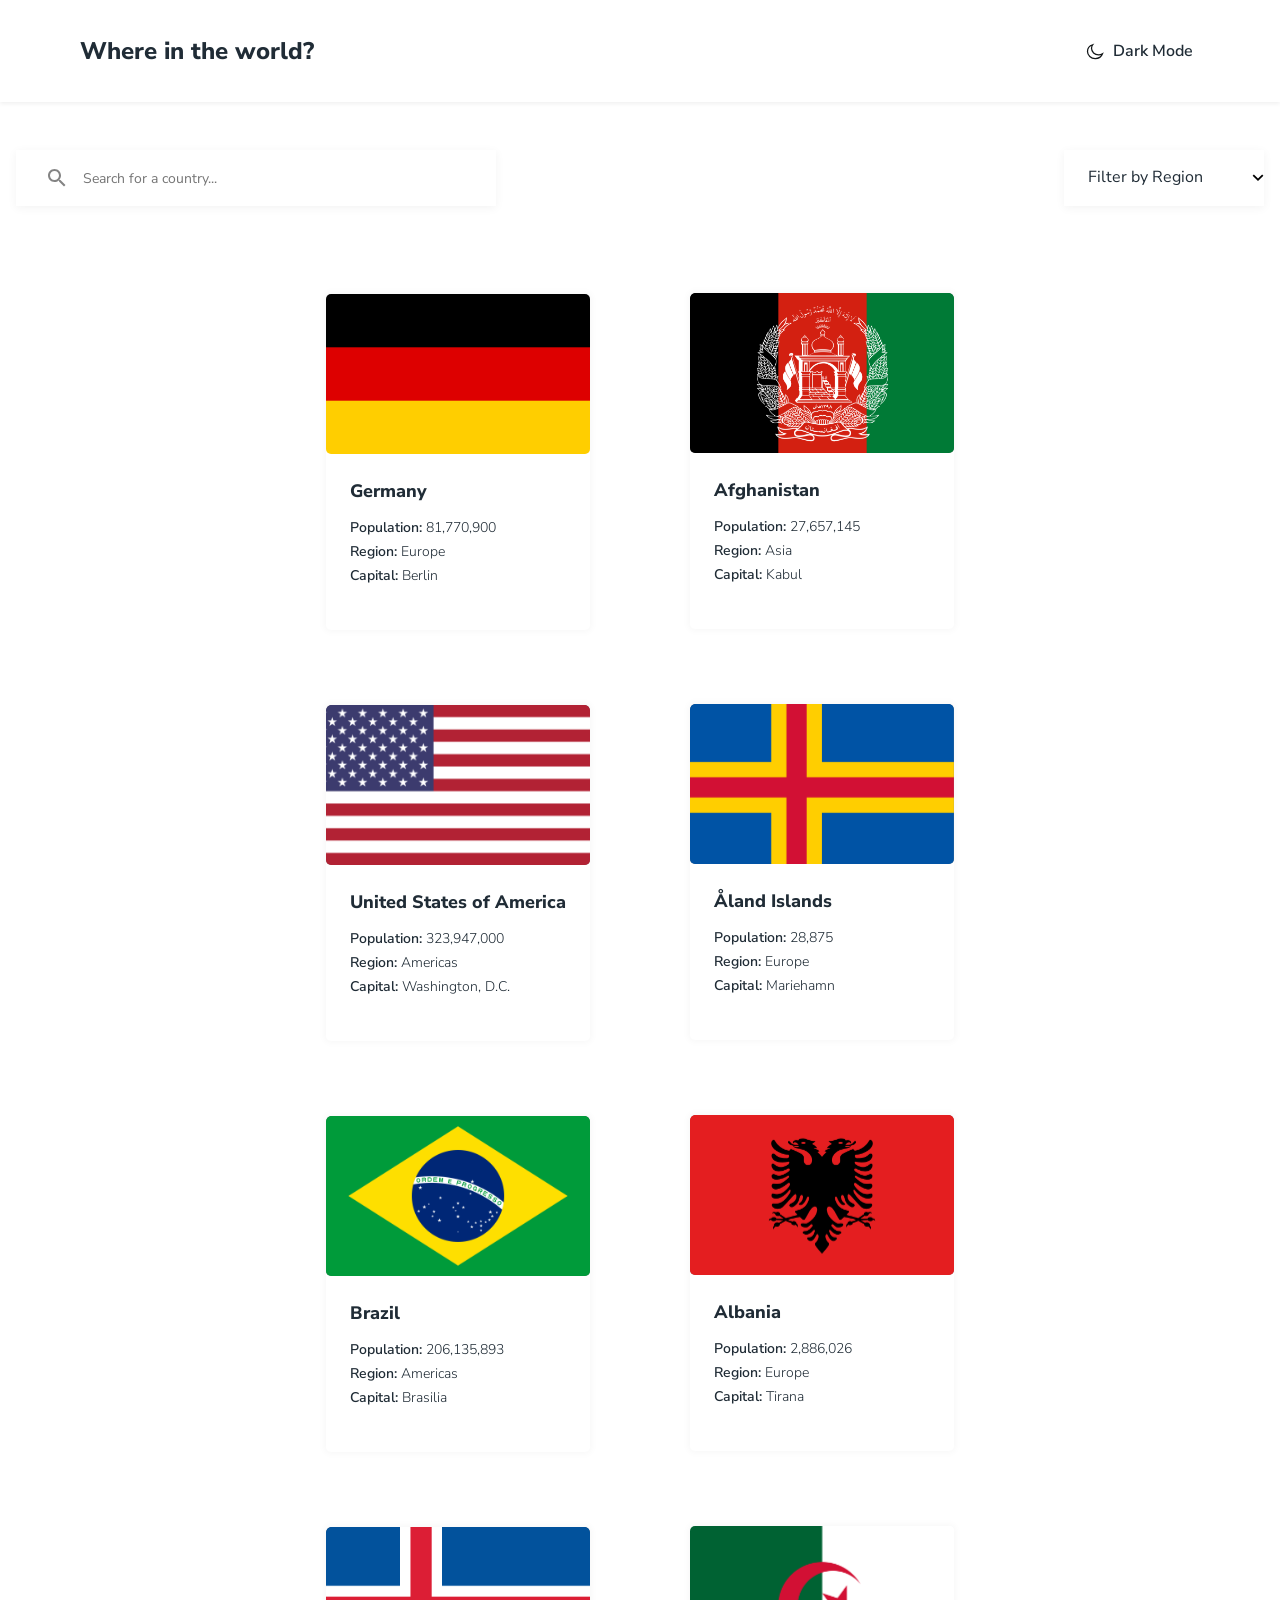
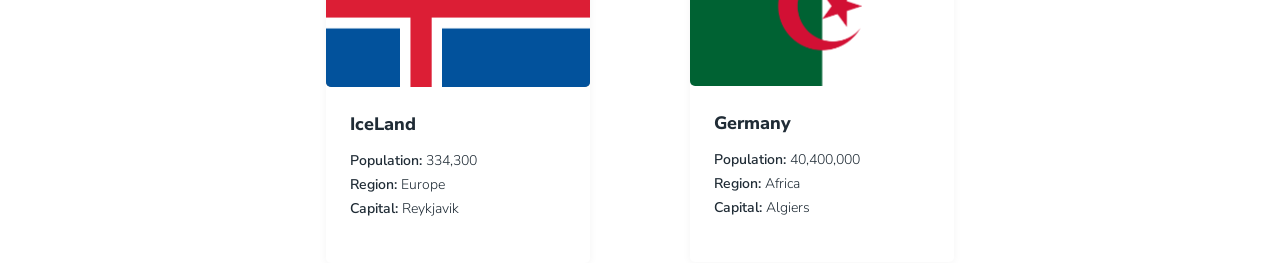
<file: index.html>
<!DOCTYPE html>
<html lang="en">
  <head>
    <meta charset="UTF-8" />
    <meta name="viewport" content="width=device-width, initial-scale=1.0" />
    <title>Where in the world?</title>

    <!-- Icon -->
    <link rel="icon" type="image/png" href="/favicon-96x96.png" sizes="96x96" />
    <link rel=" icon" type="image/svg+xml" href="/favicon.svg" />
    <link rel="shortcut icon" href="/favicon.ico" />
    <link rel="apple-touch-icon" sizes="180x180" href="/apple-touch-icon.png" />
    <meta name="apple-mobile-web-app-title" content="Where " />
    <link rel="manifest" href="/site.webmanifest" />
    <!-- Css -->
    <link rel="stylesheet" href="./css/style.css" />

    <!-- FONTS "NUNITO SANS" -->
    <link rel="preconnect" href="https://fonts.googleapis.com" />
    <link rel="preconnect" href="https://fonts.gstatic.com" crossorigin />
    <link
      href="https://fonts.googleapis.com/css2?family=Nunito+Sans:ital,opsz,wght@0,6..12,200..1000;1,6..12,200..1000&display=swap"
      rel="stylesheet"
    />
  </head>
  <body>
    <header class="header">
      <div class="container header-container">
        <h1 class="header-title">Where in the world?</h1>

        <button class="dark-mode-toggle" id="toggleDark">
          <img class="dark-img" src="./images/dark-mode-img.svg" alt="" />
          <span class="dark-mode-text">Dark Mode</span>
        </button>
      </div>
    </header>

    <main class="main">
      <section class="hero">
        <div class="container hero-container">
          <div class="top-section">
            <input
              class="search"
              type="search"
              placeholder="Search for a country..."
            />

            <details class="details">
              <summary class="summary">
                <span class="details-text">Filter by Region</span>
                <img
                  class="details-img"
                  src="./images/shape.svg"
                  alt="Arrow down"
                />
              </summary>
              <div class="details-content">
                <ul class="details-list">
                  <li class="details-item">Africa</li>
                  <li class="details-item">America</li>
                  <li class="details-item">Asia</li>
                  <li class="details-item">Europe</li>
                  <li class="details-item">Oceania</li>
                </ul>
              </div>
            </details>
          </div>
          <div class="cards-top-bottom">
            <div class="cards-top">
              <div class="card">
                <img
                  class="card-img"
                  src="./images/germany-flag.svg"
                  alt="Germany"
                />
                <div class="card-content">
                  <h2 class="title-region">Germany</h2>
                  <p class="content-p">
                    <span class="population">Population:</span> 81,770,900
                  </p>
                  <p class="content-p">
                    <span class="population">Region:</span> Europe
                  </p>
                  <p class="content-p">
                    <span class="population">Capital:</span> Berlin
                  </p>
                </div>
              </div>

              <div class="card">
                <img
                  class="card-img"
                  src="./images/america.svg"
                  alt="Germany"
                />
                <div class="card-content">
                  <h2 class="title-region">United States of America</h2>
                  <p class="content-p">
                    <span class="population">Population:</span> 323,947,000
                  </p>
                  <p class="content-p">
                    <span class="population">Region:</span> Americas
                  </p>
                  <p class="content-p">
                    <span class="population">Capital:</span> Washington, D.C.
                  </p>
                </div>
              </div>

              <div class="card">
                <img
                  class="card-img"
                  src="./images/brazile.svg"
                  alt="Germany"
                />
                <div class="card-content">
                  <h2 class="title-region">Brazil</h2>
                  <p class="content-p">
                    <span class="population">Population:</span>206,135,893
                  </p>
                  <p class="content-p">
                    <span class="population">Region:</span>Americas
                  </p>
                  <p class="content-p">
                    <span class="population">Capital:</span>Brasilia
                  </p>
                </div>
              </div>

              <div class="card">
                <img
                  class="card-img"
                  src="./images/Iceland.svg"
                  alt="Germany"
                />
                <div class="card-content">
                  <h2 class="title-region">IceLand</h2>
                  <p class="content-p">
                    <span class="population">Population:</span> 334,300
                  </p>
                  <p class="content-p">
                    <span class="population">Region:</span> Europe
                  </p>
                  <p class="content-p">
                    <span class="population">Capital:</span> Reykjavik
                  </p>
                </div>
              </div>
            </div>
            <div class="cards-bottom">
              <div class="card">
                <img
                  class="card-img"
                  src="./images/afghanistan.svg"
                  alt="Germany"
                />
                <div class="card-content">
                  <h2 class="title-region">Afghanistan</h2>
                  <p class="content-p">
                    <span class="population">Population:</span> 27,657,145
                  </p>
                  <p class="content-p">
                    <span class="population">Region:</span> Asia
                  </p>
                  <p class="content-p">
                    <span class="population">Capital:</span> Kabul
                  </p>
                </div>
              </div>

              <div class="card">
                <img
                  class="card-img"
                  src="./images/aland-islands.svg"
                  alt="Germany"
                />
                <div class="card-content">
                  <h2 class="title-region">Åland Islands</h2>
                  <p class="content-p">
                    <span class="population">Population:</span> 28,875
                  </p>
                  <p class="content-p">
                    <span class="population">Region:</span> Europe
                  </p>
                  <p class="content-p">
                    <span class="population">Capital:</span> Mariehamn
                  </p>
                </div>
              </div>

              <div class="card">
                <img
                  class="card-img"
                  src="./images/albania.svg"
                  alt="Germany"
                />
                <div class="card-content">
                  <h2 class="title-region">Albania</h2>
                  <p class="content-p">
                    <span class="population">Population:</span> 2,886,026
                  </p>
                  <p class="content-p">
                    <span class="population">Region:</span> Europe
                  </p>
                  <p class="content-p">
                    <span class="population">Capital:</span> Tirana
                  </p>
                </div>
              </div>

              <div class="card">
                <img
                  class="card-img"
                  src="./images/algeria.svg"
                  alt="Germany"
                />
                <div class="card-content">
                  <h2 class="title-region">Germany</h2>
                  <p class="content-p">
                    <span class="population">Population:</span> 40,400,000
                  </p>
                  <p class="content-p">
                    <span class="population">Region:</span> Africa
                  </p>
                  <p class="content-p">
                    <span class="population">Capital:</span> Algiers
                  </p>
                </div>
              </div>
            </div>
          </div>
        </div>
      </section>
    </main>
  </body>
</html>
</file>
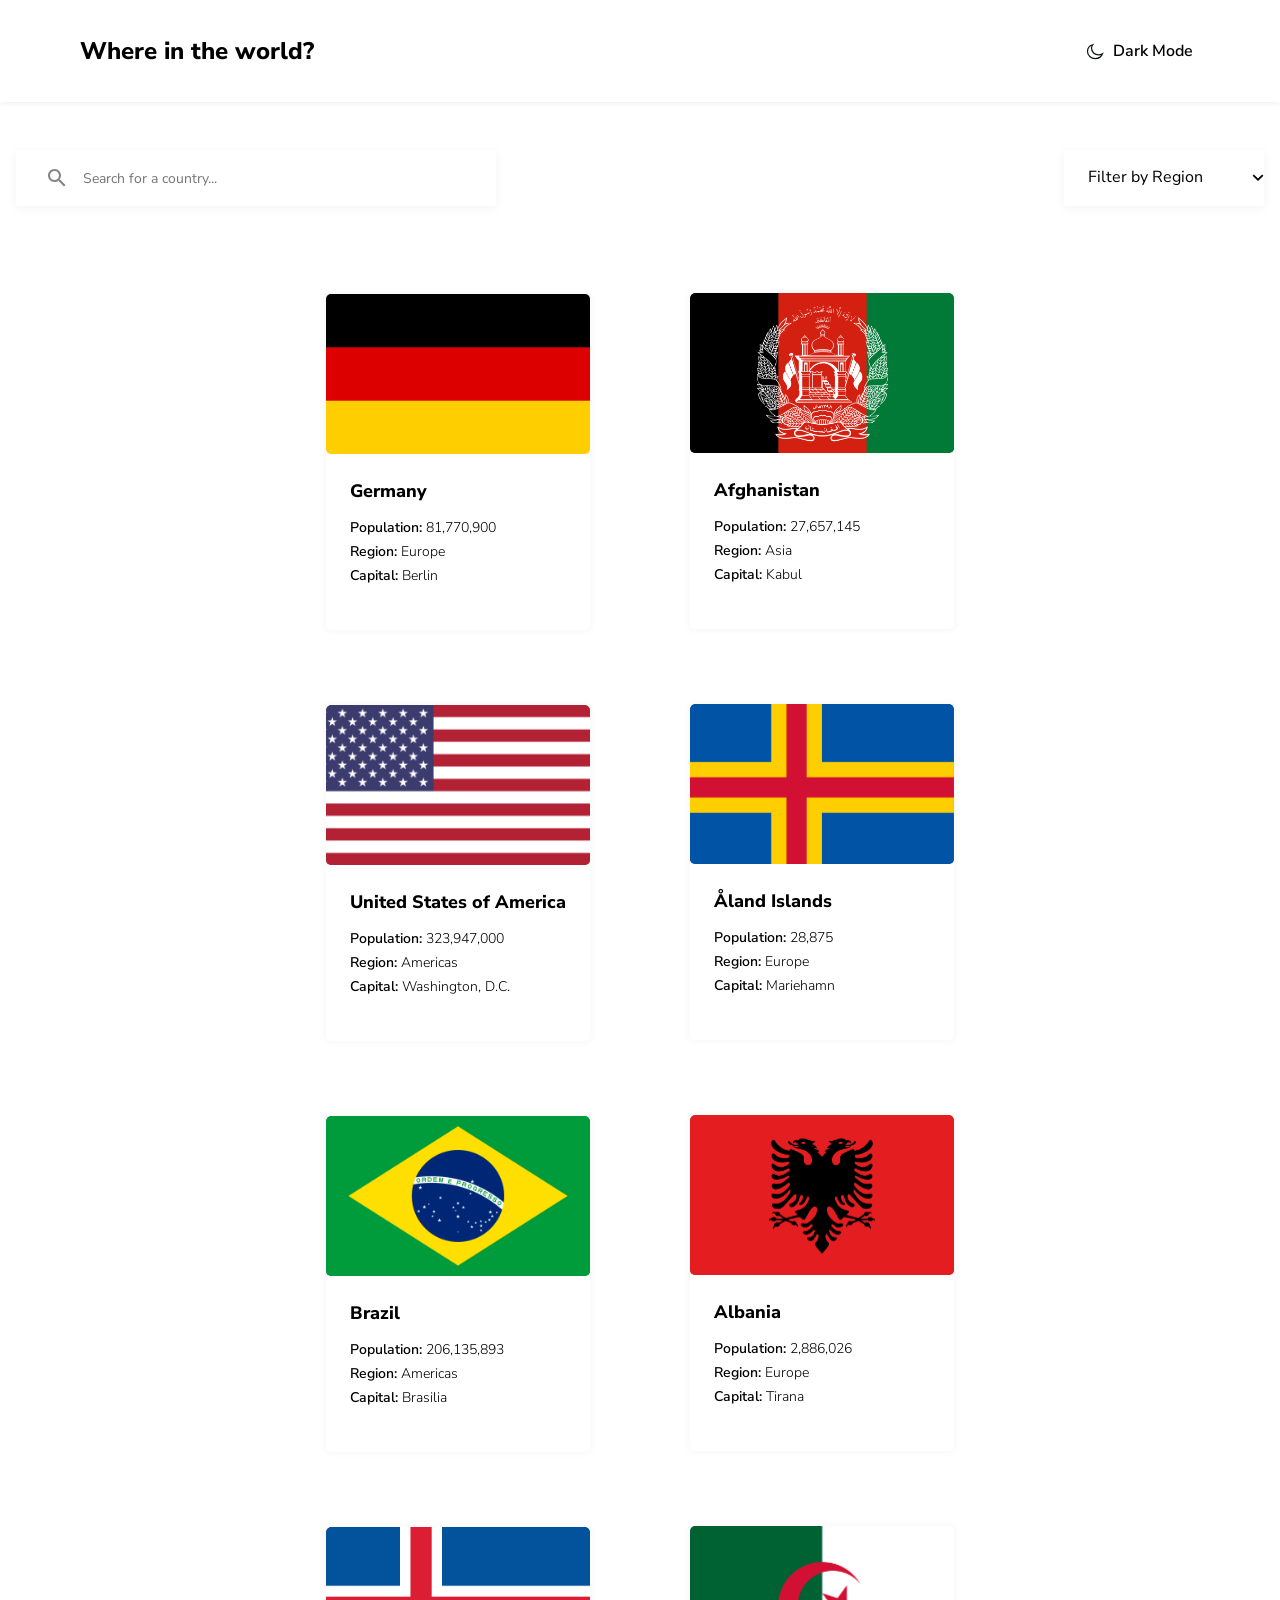
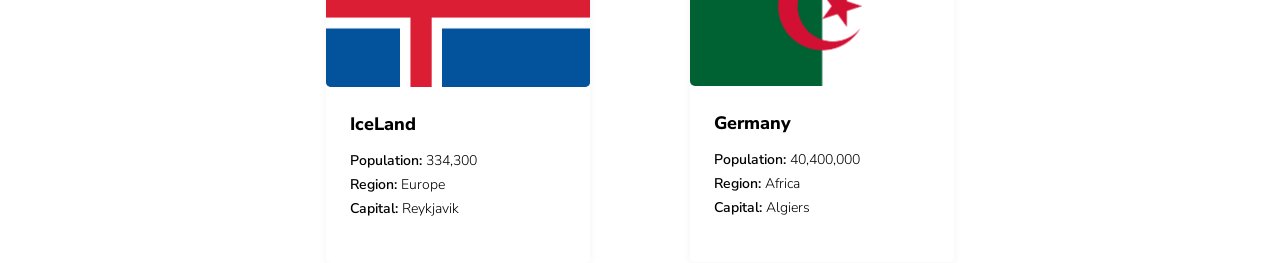
<file: (2)9-dars/index.html>
<!DOCTYPE html>
<html lang="en">
  <head>
    <meta charset="UTF-8" />
    <meta name="viewport" content="width=device-width, initial-scale=1.0" />
    <title>Where in the world?</title>

    <!-- Icon -->
    <link rel="icon" type="image/png" href="/favicon-96x96.png" sizes="96x96" />
    <link rel=" icon" type="image/svg+xml" href="/favicon.svg" />
    <link rel="shortcut icon" href="/favicon.ico" />
    <link rel="apple-touch-icon" sizes="180x180" href="/apple-touch-icon.png" />
    <meta name="apple-mobile-web-app-title" content="Where " />
    <link rel="manifest" href="/site.webmanifest" />
    <!-- Css -->
    <link rel="stylesheet" href="./css/style.css" />

    <!-- FONTS "NUNITO SANS" -->
    <link rel="preconnect" href="https://fonts.googleapis.com" />
    <link rel="preconnect" href="https://fonts.gstatic.com" crossorigin />
    <link
      href="https://fonts.googleapis.com/css2?family=Nunito+Sans:ital,opsz,wght@0,6..12,200..1000;1,6..12,200..1000&display=swap"
      rel="stylesheet"
    />
  </head>
  <body>
    <header class="header">
      <div class="container header-container">
        <h1 class="header-title">Where in the world?</h1>

        <button class="dark-mode-toggle" id="toggleDark">
          <img class="dark-img" src="./images/dark-mode-img.svg" alt="" />
          <span class="dark-mode-text">Dark Mode</span>
        </button>
      </div>
    </header>

    <main class="main">
      <section class="hero">
        <div class="container hero-container">
          <div class="top-section">
            <input
              class="search"
              type="search"
              placeholder="Search for a country..."
            />

            <details class="details">
              <summary class="summary">
                <span class="details-text">Filter by Region</span>
                <img
                  class="details-img"
                  src="./images/shape.svg"
                  alt="Arrow down"
                />
              </summary>
              <div class="details-content">
                <ul class="details-list">
                  <li class="details-item">Africa</li>
                  <li class="details-item">America</li>
                  <li class="details-item">Asia</li>
                  <li class="details-item">Europe</li>
                  <li class="details-item">Oceania</li>
                </ul>
              </div>
            </details>
          </div>
          <div class="cards-top-bottom">
            <div class="cards-top">
              <div class="card">
                <img
                  class="card-img"
                  src="./images/germany-flag.svg"
                  alt="Germany"
                />
                <div class="card-content">
                  <h2 class="title-region">Germany</h2>
                  <p class="content-p">
                    <span class="population">Population:</span> 81,770,900
                  </p>
                  <p class="content-p">
                    <span class="population">Region:</span> Europe
                  </p>
                  <p class="content-p">
                    <span class="population">Capital:</span> Berlin
                  </p>
                </div>
              </div>

              <div class="card">
                <img
                  class="card-img"
                  src="./images/america.svg"
                  alt="Germany"
                />
                <div class="card-content">
                  <h2 class="title-region">United States of America</h2>
                  <p class="content-p">
                    <span class="population">Population:</span> 323,947,000
                  </p>
                  <p class="content-p">
                    <span class="population">Region:</span> Americas
                  </p>
                  <p class="content-p">
                    <span class="population">Capital:</span> Washington, D.C.
                  </p>
                </div>
              </div>

              <div class="card">
                <img
                  class="card-img"
                  src="./images/brazile.svg"
                  alt="Germany"
                />
                <div class="card-content">
                  <h2 class="title-region">Brazil</h2>
                  <p class="content-p">
                    <span class="population">Population:</span>206,135,893
                  </p>
                  <p class="content-p">
                    <span class="population">Region:</span>Americas
                  </p>
                  <p class="content-p">
                    <span class="population">Capital:</span>Brasilia
                  </p>
                </div>
              </div>

              <div class="card">
                <img
                  class="card-img"
                  src="./images/Iceland.svg"
                  alt="Germany"
                />
                <div class="card-content">
                  <h2 class="title-region">IceLand</h2>
                  <p class="content-p">
                    <span class="population">Population:</span> 334,300
                  </p>
                  <p class="content-p">
                    <span class="population">Region:</span> Europe
                  </p>
                  <p class="content-p">
                    <span class="population">Capital:</span> Reykjavik
                  </p>
                </div>
              </div>
            </div>
            <div class="cards-bottom">
              <div class="card">
                <img
                  class="card-img"
                  src="./images/afghanistan.svg"
                  alt="Germany"
                />
                <div class="card-content">
                  <h2 class="title-region">Afghanistan</h2>
                  <p class="content-p">
                    <span class="population">Population:</span> 27,657,145
                  </p>
                  <p class="content-p">
                    <span class="population">Region:</span> Asia
                  </p>
                  <p class="content-p">
                    <span class="population">Capital:</span> Kabul
                  </p>
                </div>
              </div>

              <div class="card">
                <img
                  class="card-img"
                  src="./images/aland-islands.svg"
                  alt="Germany"
                />
                <div class="card-content">
                  <h2 class="title-region">Åland Islands</h2>
                  <p class="content-p">
                    <span class="population">Population:</span> 28,875
                  </p>
                  <p class="content-p">
                    <span class="population">Region:</span> Europe
                  </p>
                  <p class="content-p">
                    <span class="population">Capital:</span> Mariehamn
                  </p>
                </div>
              </div>

              <div class="card">
                <img
                  class="card-img"
                  src="./images/albania.svg"
                  alt="Germany"
                />
                <div class="card-content">
                  <h2 class="title-region">Albania</h2>
                  <p class="content-p">
                    <span class="population">Population:</span> 2,886,026
                  </p>
                  <p class="content-p">
                    <span class="population">Region:</span> Europe
                  </p>
                  <p class="content-p">
                    <span class="population">Capital:</span> Tirana
                  </p>
                </div>
              </div>

              <div class="card">
                <img
                  class="card-img"
                  src="./images/algeria.svg"
                  alt="Germany"
                />
                <div class="card-content">
                  <h2 class="title-region">Germany</h2>
                  <p class="content-p">
                    <span class="population">Population:</span> 40,400,000
                  </p>
                  <p class="content-p">
                    <span class="population">Region:</span> Africa
                  </p>
                  <p class="content-p">
                    <span class="population">Capital:</span> Algiers
                  </p>
                </div>
              </div>
            </div>
          </div>
        </div>
      </section>
    </main>
    <script>
      const toggleBtn = document.getElementById("toggleDark");
      toggleBtn.addEventListener("click", () => {
        document.body.classList.toggle("dark-mode");
      });
    </script>
  </body>
</html>
</file>
<file: css/style.css>
:root {
  --wh: white;
  --bl: #202c36;
}

/*! normalize.css v8.0.1 | MIT License | github.com/necolas/normalize.css */
.card,
.cards-top-bottom,
.details,
.details-list {
  -webkit-box-orient: vertical;
  -webkit-box-direction: normal;
}
button,
hr,
input {
  overflow: visible;
}
progress,
sub,
sup {
  vertical-align: baseline;
}
*,
body {
  margin: 0;
  background-color: var(--wh);
  color: var(--bl);
}

.dark {
  --wh: #202c36;
  --bl: white;
}
#toggleDark,
a {
  background-color: transparent;
}
.container,
.hero {
  width: 100%;
}
.details,
.header,
sub,
sup {
  position: relative;
}
.details-item,
summary {
  list-style: none;
}
#toggleDark,
.details-item,
.search,
summary {
  cursor: pointer;
}
html {
  line-height: 1.15;
  -webkit-text-size-adjust: 100%;
}
details,
main {
  display: block;
}
h1 {
  font-size: 2em;
  margin: 0.67em 0;
}
hr {
  -webkit-box-sizing: content-box;
  box-sizing: content-box;
  height: 0;
}
[type="checkbox"],
[type="radio"],
legend {
  -webkit-box-sizing: border-box;
  padding: 0;
  box-sizing: border-box;
}
code,
kbd,
pre,
samp {
  font-family: monospace, monospace;
  font-size: 1em;
}

body {
  background-color: #fff;
}
abbr[title] {
  border-bottom: none;
  text-decoration: underline;
  -webkit-text-decoration: underline dotted;
  text-decoration: underline dotted;
}
b,
strong {
  font-weight: bolder;
}
small {
  font-size: 80%;
}
sub,
sup {
  font-size: 75%;
  line-height: 0;
}
sub {
  bottom: -0.25em;
}
sup {
  top: -0.5em;
}
img {
  border-style: none;
}
button,
input,
optgroup,
select,
textarea {
  font-family: inherit;
  font-size: 100%;
  line-height: 1.15;
  margin: 0;
}
button,
select {
  text-transform: none;
}
[type="button"],
[type="reset"],
[type="submit"],
button {
  -webkit-appearance: button;
}
[type="button"]::-moz-focus-inner,
[type="reset"]::-moz-focus-inner,
[type="submit"]::-moz-focus-inner,
button::-moz-focus-inner {
  border-style: none;
  padding: 0;
}
[type="button"]:-moz-focusring,
[type="reset"]:-moz-focusring,
[type="submit"]:-moz-focusring,
button:-moz-focusring {
  outline: ButtonText dotted 1px;
}
fieldset {
  padding: 0.35em 0.75em 0.625em;
}
legend {
  color: inherit;
  display: table;
  max-width: 100%;
  white-space: normal;
}
textarea {
  overflow: auto;
}

*,
.container {
  -webkit-box-sizing: border-box;
  box-sizing: border-box;
}
[type="number"]::-webkit-inner-spin-button,
[type="number"]::-webkit-outer-spin-button {
  height: auto;
}
[type="search"] {
  -webkit-appearance: textfield;
  outline-offset: -2px;
}
[type="search"]::-webkit-search-decoration {
  -webkit-appearance: none;
}
::-webkit-file-upload-button {
  -webkit-appearance: button;
  font: inherit;
}
[hidden],
template {
  display: none;
}
* {
  padding: 0;
}
body {
  font-family: "Nunito Sans", sans-serif;
}
.header {
  padding: 23px 80px;
  -webkit-box-shadow: 0 2px 4px 0 rgba(0, 0, 0, 0.06);
  box-shadow: 0 2px 4px 0 rgba(0, 0, 0, 0.06);
  z-index: 10;
}
.container {
  max-width: 1280px;
  margin-left: auto;
  margin-right: auto;
}
.header-container {
  display: -webkit-box;
  display: -ms-flexbox;
  display: flex;
  -webkit-box-align: center;
  -ms-flex-align: center;
  align-items: center;
  -webkit-box-pack: justify;
  -ms-flex-pack: justify;
  justify-content: space-between;
}
#toggleDark,
.card,
.cards-top,
.content-p,
.details,
.details-list,
.top-section {
  display: -webkit-box;
  display: -ms-flexbox;
}
#toggleDark,
.card,
.cards-top,
.content-p,
.details,
.top-section {
  display: flex;
}
.header-title {
  font-weight: 800;
  font-size: 24px;
  line-height: 100%;
  letter-spacing: 0;
}
#toggleDark {
  width: 122px;
  height: 22px;
  border: none;
  -webkit-box-align: center;
  -ms-flex-align: center;
  align-items: center;
  -webkit-box-pack: center;
  -ms-flex-pack: center;
  justify-content: center;
  gap: 8px;
  -ms-flex-wrap: nowrap;
  flex-wrap: nowrap;
}
.dark-mode-text,
.dark-text {
  font-weight: 600;
  font-size: 16px;
  line-height: 100%;
}
#dark:checked ~ body {
  background-color: #000;
  color: #fff;
}
.top-section {
  -webkit-box-align: center;
  -ms-flex-align: center;
  align-items: center;
  -webkit-box-pack: justify;
  -ms-flex-pack: justify;
  justify-content: space-between;
  width: 100%;
  padding-left: 16px;
  padding-right: 16px;
}
.search {
  width: 480px;
  height: 56px;
  border: none;
  -webkit-box-shadow: 0 2px 9px 0 rgba(0, 0, 0, 0.05);
  box-shadow: 0 2px 9px 0 rgba(0, 0, 0, 0.05);
  padding-left: 67px;
  font-weight: 400;
  font-size: 14px;
  line-height: 20px;
  letter-spacing: 0;
  outline: 0;
  color: #848484;
  margin-bottom: 48px;
  margin-top: 48px;
  background-image: url("../images/icon-search-black.svg");
  background-repeat: no-repeat;
  background-size: 18 px;
  background-position: center left 32px;
}
.details,
.details-content {
  width: 200px;
  padding-left: 24px;
}
.details {
  height: 56px;
  -webkit-box-shadow: 0 2px 9px 0 rgba(0, 0, 0, 0.05);
  box-shadow: 0 2px 9px 0 rgba(0, 0, 0, 0.05);
  padding-top: 18px;
  padding-bottom: 18px;
  -webkit-box-sizing: border-box;
  box-sizing: border-box;
  -ms-flex-direction: column;
  flex-direction: column;
  -webkit-box-align: start;
  -ms-flex-align: start;
  align-items: start;
}
.card,
.details-list {
  -ms-flex-direction: column;
}
summary::-webkit-details-marker {
  display: none;
}
.details-content {
  color: #111517;
  position: absolute;
  top: 60px;
  right: 0;
  border-radius: 5px;
  padding-top: 16px;
  padding-bottom: 16px;
}
.details-list {
  display: flex;
  flex-direction: column;
  -webkit-box-align: start;
  -ms-flex-align: start;
  align-items: start;
  gap: 8px;
}
summary {
  display: list-item;
  display: -webkit-box;
  display: -ms-flexbox;
  display: flex;
  -webkit-box-pack: justify;
  -ms-flex-pack: justify;
  justify-content: space-between;
  -webkit-box-align: center;
  -ms-flex-align: center;
  align-items: center;
}
.details-img {
  width: 12px;
  -webkit-transition: -webkit-transform 0.3s;
  transition: transform 0.3s;
  -o-transition: transform 0.3s;
  transition: transform 0.3s, -webkit-transform 0.3s;
  margin-left: 47px;
}
.card,
.card-img {
  width: 264px;
  border-radius: 5px;
}
details[open] .details-img {
  -webkit-transform: rotate(90deg);
  -ms-transform: rotate(90deg);
  transform: rotate(90deg);
}
.title-region {
  margin-top: 24px;
  margin-bottom: 16px;
  font-weight: 800;
  font-size: 18px;
  line-height: 26px;
}

.search:focus {
  cursor: text;
}

.content-p,
.population {
  font-size: 14px;
  line-height: 16px;
  letter-spacing: 0;
}
.population {
  font-weight: 600;
}
.content-p {
  font-weight: 300;
  gap: 4px;
  margin-bottom: 8px;
}
.cards-top {
  margin-top: 40px;
}
.card {
  flex-direction: column;
  -webkit-box-align: start;
  -ms-flex-align: start;
  align-items: start;
  height: 336px;
  -webkit-box-shadow: 0 0 7px 2px rgba(0, 0, 0, 0.03);
  box-shadow: 0 0 7px 2px rgba(0, 0, 0, 0.03);
}
.cards-top,
.cards-top-bottom {
  display: -webkit-box;
  display: -ms-flexbox;
  gap: 75px;
}
.card-img {
  height: 160px;
}
.card-content {
  margin-left: 24px;
}
.cards-top-bottom {
  display: flex;
  -ms-flex-direction: column;
  flex-direction: column;
  -webkit-box-align: start;
  -ms-flex-align: start;
  align-items: flex-start;
}
.cards-top {
  display: flex;
  -webkit-box-align: center;
  -ms-flex-align: center;
  align-items: center;
  -webkit-box-pack: justify;
  -ms-flex-pack: justify;
  justify-content: space-between;
}
.cards-bottom {
  display: -webkit-box;
  display: -ms-flexbox;
  display: flex;
  gap: 75px;
  margin-bottom: 45px;
}
body.dark-mode {
  background-color: #202c37;
  color: #fff;
}
body.dark-mode .card,
body.dark-mode .dark-mode-toggle,
body.dark-mode .details,
body.dark-mode .details-content,
body.dark-mode .header {
  background-color: #2b3945;
  color: #fff;
}
body.dark-mode .hero {
  background-color: #202c37;
}
body.dark-mode .search {
  background-image: url("../images/icon-search-white.svg");
  background-color: #2b3945;
  color: #fff;
}
body.dark-mode .details-img {
  background-image: url(../images/details-90\(deg\).svg);
  background-repeat: no-repeat;
}
@media (max-width: 1290px) {
  .cards-top-bottom {
    display: -webkit-box;
    display: -ms-flexbox;
    display: flex;
    -webkit-box-orient: horizontal;
    -webkit-box-direction: normal;
    -ms-flex-direction: row;
    flex-direction: row;
    -webkit-box-align: center;
    -ms-flex-align: center;
    align-items: center;
    -webkit-box-pack: center;
    -ms-flex-pack: center;
    justify-content: center;
    gap: 100px;
  }
  .cards-bottom,
  .cards-top {
    -webkit-box-orient: vertical;
    -webkit-box-direction: normal;
  }
  .cards-top {
    -ms-flex-direction: column;
    flex-direction: column;
  }
  .cards-bottom {
    -ms-flex-direction: column;
    flex-direction: column;
    margin-bottom: -38px;
  }
}
@media (max-width: 715px) {
  .top-section {
    -webkit-box-orient: vertical;
    -webkit-box-direction: normal;
    -ms-flex-direction: column;
    flex-direction: column;
    -webkit-box-align: start;
    -ms-flex-align: start;
    align-items: flex-start;
  }
}
@media (max-width: 640px) {
  .cards-top-bottom {
    gap: 30px;
  }
}
@media (max-width: 575px) {
  .cards-top-bottom {
    -webkit-box-orient: vertical;
    -webkit-box-direction: normal;
    -ms-flex-direction: column;
    flex-direction: column;
  }
  .header {
    padding: 25px;
  }
  .header-title {
    font-size: 20px;
  }
}
@media (max-width: 500px) {
  .header-title {
    font-size: 16px;
  }
  .search {
    width: 320px;
  }
}
@media (max-width: 340px) {
  #toggleDark {
    width: 84px;
  }
  .dark-mode-text {
    font-size: 12px;
    font-weight: 500;
  }
  .dark-img {
    width: 14px;
  }
  .search {
    width: 300px;
    background-size: 13px;
    padding-left: 57px;
  }
  .card:last-child {
    margin-bottom: 65px;
  }
}
</file>
<file: (2)9-dars/css/style.css>
/*! normalize.css v8.0.1 | MIT License | github.com/necolas/normalize.css */
.card,
.cards-top-bottom,
.details,
.details-list {
  -webkit-box-orient: vertical;
  -webkit-box-direction: normal;
}
button,
hr,
input {
  overflow: visible;
}
progress,
sub,
sup {
  vertical-align: baseline;
}
*,
body {
  margin: 0;
}
#toggleDark,
a {
  background-color: transparent;
}
.container,
.hero {
  width: 100%;
}
.details,
.header,
sub,
sup {
  position: relative;
}
.details-item,
summary {
  list-style: none;
}
#toggleDark,
.details-item,
.search,
summary {
  cursor: pointer;
}
html {
  line-height: 1.15;
  -webkit-text-size-adjust: 100%;
}
details,
main {
  display: block;
}
h1 {
  font-size: 2em;
  margin: 0.67em 0;
}
hr {
  -webkit-box-sizing: content-box;
  box-sizing: content-box;
  height: 0;
}
[type="checkbox"],
[type="radio"],
legend {
  -webkit-box-sizing: border-box;
  padding: 0;
  box-sizing: border-box;
}
code,
kbd,
pre,
samp {
  font-family: monospace, monospace;
  font-size: 1em;
}
.card,
.details-content,
.header,
.hero,
body {
  background-color: #fff;
}
abbr[title] {
  border-bottom: none;
  text-decoration: underline;
  -webkit-text-decoration: underline dotted;
  text-decoration: underline dotted;
}
b,
strong {
  font-weight: bolder;
}
small {
  font-size: 80%;
}
sub,
sup {
  font-size: 75%;
  line-height: 0;
}
sub {
  bottom: -0.25em;
}
sup {
  top: -0.5em;
}
img {
  border-style: none;
}
button,
input,
optgroup,
select,
textarea {
  font-family: inherit;
  font-size: 100%;
  line-height: 1.15;
  margin: 0;
}
button,
select {
  text-transform: none;
}
[type="button"],
[type="reset"],
[type="submit"],
button {
  -webkit-appearance: button;
}
[type="button"]::-moz-focus-inner,
[type="reset"]::-moz-focus-inner,
[type="submit"]::-moz-focus-inner,
button::-moz-focus-inner {
  border-style: none;
  padding: 0;
}
[type="button"]:-moz-focusring,
[type="reset"]:-moz-focusring,
[type="submit"]:-moz-focusring,
button:-moz-focusring {
  outline: ButtonText dotted 1px;
}
fieldset {
  padding: 0.35em 0.75em 0.625em;
}
legend {
  color: inherit;
  display: table;
  max-width: 100%;
  white-space: normal;
}
textarea {
  overflow: auto;
}
.dark {
  background-color: #202c36;
  color: #fff;
}
*,
.container {
  -webkit-box-sizing: border-box;
  box-sizing: border-box;
}
[type="number"]::-webkit-inner-spin-button,
[type="number"]::-webkit-outer-spin-button {
  height: auto;
}
[type="search"] {
  -webkit-appearance: textfield;
  outline-offset: -2px;
}
[type="search"]::-webkit-search-decoration {
  -webkit-appearance: none;
}
::-webkit-file-upload-button {
  -webkit-appearance: button;
  font: inherit;
}
[hidden],
template {
  display: none;
}
* {
  padding: 0;
}
body {
  font-family: "Nunito Sans", sans-serif;
}
.header {
  padding: 23px 80px;
  -webkit-box-shadow: 0 2px 4px 0 rgba(0, 0, 0, 0.06);
  box-shadow: 0 2px 4px 0 rgba(0, 0, 0, 0.06);
  z-index: 10;
}
.container {
  max-width: 1280px;
  margin-left: auto;
  margin-right: auto;
}
.header-container {
  display: -webkit-box;
  display: -ms-flexbox;
  display: flex;
  -webkit-box-align: center;
  -ms-flex-align: center;
  align-items: center;
  -webkit-box-pack: justify;
  -ms-flex-pack: justify;
  justify-content: space-between;
}
#toggleDark,
.card,
.cards-top,
.content-p,
.details,
.details-list,
.top-section {
  display: -webkit-box;
  display: -ms-flexbox;
}
#toggleDark,
.card,
.cards-top,
.content-p,
.details,
.top-section {
  display: flex;
}
.header-title {
  font-weight: 800;
  font-size: 24px;
  line-height: 100%;
  letter-spacing: 0;
}
#toggleDark {
  width: 122px;
  height: 22px;
  border: none;
  -webkit-box-align: center;
  -ms-flex-align: center;
  align-items: center;
  -webkit-box-pack: center;
  -ms-flex-pack: center;
  justify-content: center;
  gap: 8px;
  -ms-flex-wrap: nowrap;
  flex-wrap: nowrap;
}
.dark-mode-text,
.dark-text {
  font-weight: 600;
  font-size: 16px;
  line-height: 100%;
}
#dark:checked ~ body {
  background-color: #000;
  color: #fff;
}
.top-section {
  -webkit-box-align: center;
  -ms-flex-align: center;
  align-items: center;
  -webkit-box-pack: justify;
  -ms-flex-pack: justify;
  justify-content: space-between;
  width: 100%;
  padding-left: 16px;
  padding-right: 16px;
}
.search {
  width: 480px;
  height: 56px;
  border: none;
  -webkit-box-shadow: 0 2px 9px 0 rgba(0, 0, 0, 0.05);
  box-shadow: 0 2px 9px 0 rgba(0, 0, 0, 0.05);
  padding-left: 67px;
  font-weight: 400;
  font-size: 14px;
  line-height: 20px;
  letter-spacing: 0;
  outline: 0;
  color: #848484;
  margin-bottom: 48px;
  margin-top: 48px;
  background-image: url("../images/icon-search-black.svg");
  background-repeat: no-repeat;
  background-size: 18 px;
  background-position: center left 32px;
}
.details,
.details-content {
  width: 200px;
  padding-left: 24px;
}
.details {
  height: 56px;
  -webkit-box-shadow: 0 2px 9px 0 rgba(0, 0, 0, 0.05);
  box-shadow: 0 2px 9px 0 rgba(0, 0, 0, 0.05);
  padding-top: 18px;
  padding-bottom: 18px;
  -webkit-box-sizing: border-box;
  box-sizing: border-box;
  -ms-flex-direction: column;
  flex-direction: column;
  -webkit-box-align: start;
  -ms-flex-align: start;
  align-items: start;
}
.card,
.details-list {
  -ms-flex-direction: column;
}
summary::-webkit-details-marker {
  display: none;
}
.details-content {
  color: #111517;
  position: absolute;
  top: 60px;
  right: 0;
  border-radius: 5px;
  padding-top: 16px;
  padding-bottom: 16px;
}
.details-list {
  display: flex;
  flex-direction: column;
  -webkit-box-align: start;
  -ms-flex-align: start;
  align-items: start;
  gap: 8px;
}
summary {
  display: list-item;
  display: -webkit-box;
  display: -ms-flexbox;
  display: flex;
  -webkit-box-pack: justify;
  -ms-flex-pack: justify;
  justify-content: space-between;
  -webkit-box-align: center;
  -ms-flex-align: center;
  align-items: center;
}
.details-img {
  width: 12px;
  -webkit-transition: -webkit-transform 0.3s;
  transition: transform 0.3s;
  -o-transition: transform 0.3s;
  transition: transform 0.3s, -webkit-transform 0.3s;
  margin-left: 47px;
}
.card,
.card-img {
  width: 264px;
  border-radius: 5px;
}
details[open] .details-img {
  -webkit-transform: rotate(90deg);
  -ms-transform: rotate(90deg);
  transform: rotate(90deg);
}
.title-region {
  margin-top: 24px;
  margin-bottom: 16px;
  font-weight: 800;
  font-size: 18px;
  line-height: 26px;
}

.search:focus {
  cursor: text;
}

.content-p,
.population {
  font-size: 14px;
  line-height: 16px;
  letter-spacing: 0;
}
.population {
  font-weight: 600;
}
.content-p {
  font-weight: 300;
  gap: 4px;
  margin-bottom: 8px;
}
.cards-top {
  margin-top: 40px;
}
.card {
  flex-direction: column;
  -webkit-box-align: start;
  -ms-flex-align: start;
  align-items: start;
  height: 336px;
  -webkit-box-shadow: 0 0 7px 2px rgba(0, 0, 0, 0.03);
  box-shadow: 0 0 7px 2px rgba(0, 0, 0, 0.03);
}
.cards-top,
.cards-top-bottom {
  display: -webkit-box;
  display: -ms-flexbox;
  gap: 75px;
}
.card-img {
  height: 160px;
}
.card-content {
  margin-left: 24px;
}
.cards-top-bottom {
  display: flex;
  -ms-flex-direction: column;
  flex-direction: column;
  -webkit-box-align: start;
  -ms-flex-align: start;
  align-items: flex-start;
}
.cards-top {
  display: flex;
  -webkit-box-align: center;
  -ms-flex-align: center;
  align-items: center;
  -webkit-box-pack: justify;
  -ms-flex-pack: justify;
  justify-content: space-between;
}
.cards-bottom {
  display: -webkit-box;
  display: -ms-flexbox;
  display: flex;
  gap: 75px;
  margin-bottom: 45px;
}
body.dark-mode {
  background-color: #202c37;
  color: #fff;
}
body.dark-mode .card,
body.dark-mode .dark-mode-toggle,
body.dark-mode .details,
body.dark-mode .details-content,
body.dark-mode .header {
  background-color: #2b3945;
  color: #fff;
}
body.dark-mode .hero {
  background-color: #202c37;
}
body.dark-mode .search {
  background-image: url("../images/icon-search-white.svg");
  background-color: #2b3945;
  color: #fff;
}
body.dark-mode .details-img {
  background-image: url(../images/details-90\(deg\).svg);
  background-repeat: no-repeat;
}
@media (max-width: 1290px) {
  .cards-top-bottom {
    display: -webkit-box;
    display: -ms-flexbox;
    display: flex;
    -webkit-box-orient: horizontal;
    -webkit-box-direction: normal;
    -ms-flex-direction: row;
    flex-direction: row;
    -webkit-box-align: center;
    -ms-flex-align: center;
    align-items: center;
    -webkit-box-pack: center;
    -ms-flex-pack: center;
    justify-content: center;
    gap: 100px;
  }
  .cards-bottom,
  .cards-top {
    -webkit-box-orient: vertical;
    -webkit-box-direction: normal;
  }
  .cards-top {
    -ms-flex-direction: column;
    flex-direction: column;
  }
  .cards-bottom {
    -ms-flex-direction: column;
    flex-direction: column;
    margin-bottom: -38px;
  }
}
@media (max-width: 715px) {
  .top-section {
    -webkit-box-orient: vertical;
    -webkit-box-direction: normal;
    -ms-flex-direction: column;
    flex-direction: column;
    -webkit-box-align: start;
    -ms-flex-align: start;
    align-items: flex-start;
  }
}
@media (max-width: 640px) {
  .cards-top-bottom {
    gap: 30px;
  }
}
@media (max-width: 575px) {
  .cards-top-bottom {
    -webkit-box-orient: vertical;
    -webkit-box-direction: normal;
    -ms-flex-direction: column;
    flex-direction: column;
  }
  .header {
    padding: 25px;
  }
  .header-title {
    font-size: 20px;
  }
}
@media (max-width: 500px) {
  .header-title {
    font-size: 16px;
  }
  .search {
    width: 320px;
  }
}
@media (max-width: 340px) {
  #toggleDark {
    width: 84px;
  }
  .dark-mode-text {
    font-size: 12px;
    font-weight: 500;
  }
  .dark-img {
    width: 14px;
  }
  .search {
    width: 300px;
    background-size: 13px;
    padding-left: 57px;
  }
  .card:last-child {
    margin-bottom: 65px;
  }
}
</file>
